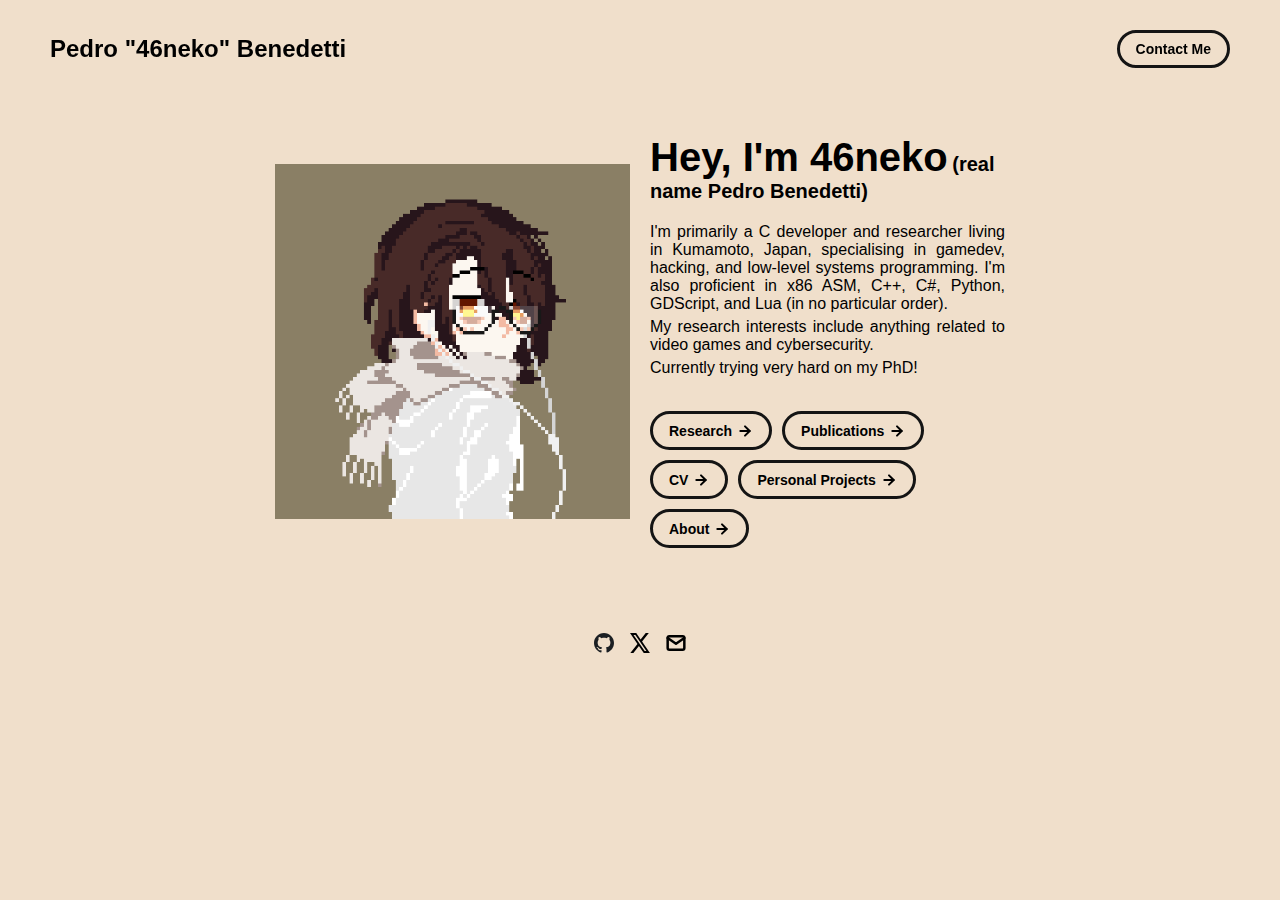
<file: index.html>
<!DOCTYPE html>
<html lang="en">

<head>
  <meta charset="utf-8">
  <link rel="icon" href="./assets/icons/favicon.png"/>
  <title>Pedro "46neko" Benedetti</title>
  <meta name="viewport" content="width=device-width, initial-scale=1" />

  <link rel="stylesheet" href="./css/layout.css">
  <link rel="stylesheet" href="./css/typography.css">
  <link rel="stylesheet" href="./css/utilities.css">

  <script defer src="./js/script.js"></script>
</head>

<body>
  <!-- NAVBAR -->
  <div class="navbar">
    <a class="nav-title-link" href="./">
      <span class="nav-title">Pedro "46neko" Benedetti</span>
      <a class="button" href="mailto:bndttipedro@gmail.com">
        <span class="button-text">Contact Me</span>
      </a>
    </a>
  </div>

  <!-- MAIN PAGE CONTENT -->
  <div id="main-content">

    <!-- PORTFOLIO HEADER -->
    <div id="portfolio-header">
      <div id="portfolio-header-image-container">
        <img src="./assets/images/1311.png" class="portfolio-header-image">
      </div>
      <div id="portfolio-header-text-container">
        <div class="header-text">
          <div id="portfolio-header-text-head">
            <span class="main-title">Hey, I'm 46neko</span>
            <span class="subheader-text">(real name Pedro Benedetti)</span>
          </div>
          <div id="portfolio-header-text-body">
            <div class="body-text">I'm primarily a C developer and researcher living in Kumamoto, Japan, specialising in
              gamedev, hacking, and low-level systems programming. I'm also proficient in x86 ASM, C++, C#, Python,
              GDScript, and Lua (in no particular order).</div>
            <div class="body-text">My research interests include anything related to video games and cybersecurity.
            </div>
            <div class="body-text">Currently trying very hard on my PhD!</div>
          </div>
        </div>
        <div id="links-container">
          <a class="button" id="research-button" href="./research.html">
            <span class="button-text">Research</span>
            <image src="./assets/icons/arrow-right.svg" class="right-arrow-icon" />
          </a>
          <a class="button" id="publications-button" href="./publications.html">
            <span class="button-text">Publications</span>
            <image src="./assets/icons/arrow-right.svg" class="right-arrow-icon" />
          </a>
          <a class="button" id="cv-button" href="./cv.html">
            <span class="button-text">CV</span>
            <image src="./assets/icons/arrow-right.svg" class="right-arrow-icon" />
          </a>
          <a class="button" id="projects-button" href="./personal-projects.html">
            <span class="button-text">Personal Projects</span>
            <image src="./assets/icons/arrow-right.svg" class="right-arrow-icon" />
          </a>
          <a class="button" id="about-button" href="./about.html">
            <span class="button-text">About</span>
            <image src="./assets/icons/arrow-right.svg" class="right-arrow-icon" />
          </a>
        </div>
      </div>
    </div>

    <!-- FOOTER -->
    <div id="footer">
      <a class="icon-link" target="_blank" href="https://github.com/46-neko">
        <image src="./assets/icons/github.svg" class="footer-icon" />
      </a>
      <a class="icon-link" target="_blank" href="https://x.com/ShiroFennec">
        <image src="./assets/icons/x.svg" class="footer-icon" />
      </a>
      <a class="icon-link" href="mailto:bndttipedro@gmail.com">
        <image src="./assets/icons/mail.svg" class="footer-icon" />
      </a>
    </div>

</body>

</html>
</file>
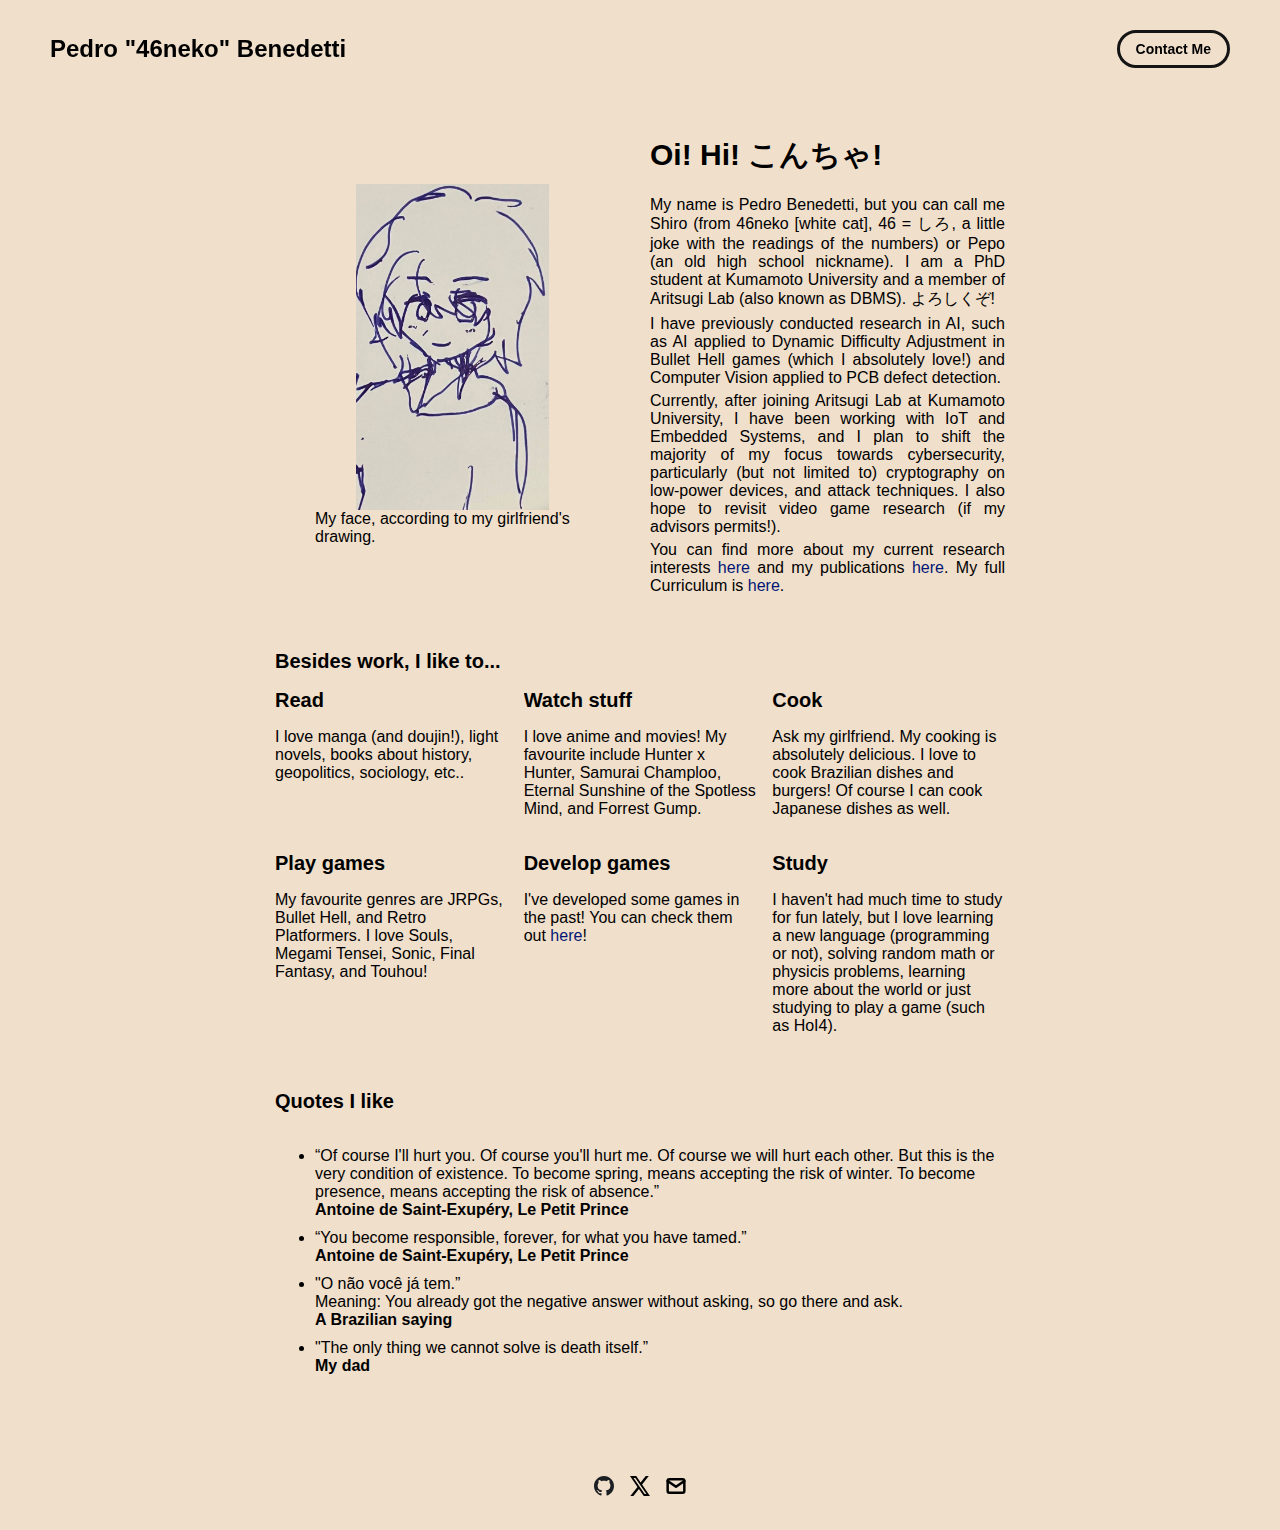
<file: about.html>
<!DOCTYPE html>
<html lang="en">

<head>
  <meta charset="utf-8">
  <link rel="icon" href="./assets/icons/favicon.png"/>
  <title>Who is "Shiro"?</title>
  <meta name="viewport" content="width=device-width, initial-scale=1" />

  <link rel="stylesheet" href="./css/layout.css">
  <link rel="stylesheet" href="./css/typography.css">
  <link rel="stylesheet" href="./css/utilities.css">

  <script defer src="./js/script.js"></script>
</head>

<body>
  <!-- NAVBAR -->
  <div class="navbar">
    <a class="nav-title-link" href="./">
      <span class="nav-title">Pedro "46neko" Benedetti</span>
      <a class="button" href="mailto:bndttipedro@gmail.com">
        <span class="button-text">Contact Me</span>
      </a>
    </a>
  </div>

  <!-- MAIN PAGE CONTENT -->
  <div id="main-content">

    <!-- PORTFOLIO HEADER -->
    <div id="portfolio-header">
      <div id="portfolio-header-image-container">
        <figure>
          <img src="./assets/images/myface.jpg" class="about-header-image">
          <figcaption>My face, according to my girlfriend's drawing.</figcaption>
        </figure> 
      </div>
      <div id="portfolio-header-text-container">
        <div class="header-text">
          <div id="portfolio-header-text-head">
            <span class="subtitle">Oi! Hi! こんちゃ!</span>
          </div>
          <div id="portfolio-header-text-body">
            <div class="body-text">My name is Pedro Benedetti, but you can call me Shiro (from 46neko [white cat], 46 =
              しろ, a little joke with the readings of the numbers) or Pepo (an old high school nickname). I am a PhD
              student at Kumamoto University and a member of Aritsugi Lab (also known as DBMS). よろしくぞ!</div>
            <div class="body-text">I have previously conducted research in AI, such as AI applied to Dynamic Difficulty
              Adjustment in Bullet Hell games (which I absolutely love!) and Computer Vision applied to PCB defect
              detection.</div>
            <div class="body-text">Currently, after joining Aritsugi Lab at Kumamoto University, I have been working
              with IoT and Embedded Systems, and I plan to shift the majority of my focus towards cybersecurity,
              particularly (but not limited to) cryptography on low-power devices, and attack techniques. I also hope to
              revisit video game research (if my advisors permits!).</div>
            <div class="body-text">You can find more about my current research interests <a
                href="./research.html">here</a> and my publications <a href="./publications.html">here</a>. My full
              Curriculum is <a href="./cv.html">here</a>.</div>
          </div>
        </div>
      </div>
    </div>

    <!-- ETC Section -->
    <div id="my-work-section">
      <span class="subheader-text">Besides work, I like to...</span>

      <div class="projects-container">
        <div class="project-card">
          <div class="project-card-text-container">
            <div class="subheader-text project-title">Read</div>
            <div class="body-text project-card-text">I love manga (and doujin!), light novels, books about history,
              geopolitics, sociology, etc..</div>
          </div>
        </div>
        <div class="project-card">
          <div class="project-card-text-container">
            <div class="subheader-text project-title">Watch stuff</div>
            <div class="body-text project-card-text">I love anime and movies! My favourite include Hunter x Hunter,
              Samurai Champloo, Eternal Sunshine of the Spotless Mind, and Forrest Gump.</div>
          </div>
        </div>
        <div class="project-card">
          <div class="project-card-text-container">
            <div class="subheader-text project-title">Cook</div>
            <div class="body-text project-card-text">Ask my girlfriend. My cooking is absolutely delicious. I love to
              cook Brazilian dishes and burgers! Of course I can cook Japanese dishes as well.</div>
          </div>
        </div>
        <div class="project-card">
          <div class="project-card-text-container">
            <div class="subheader-text project-title">Play games</div>
            <div class="body-text project-card-text">My favourite genres are JRPGs, Bullet Hell, and Retro Platformers.
              I love Souls, Megami Tensei, Sonic, Final Fantasy, and Touhou!</div>
          </div>
        </div>
        <div class="project-card">
          <div class="project-card-text-container">
            <div class="subheader-text project-title">Develop games</div>
            <div class="body-text project-card-text">I've developed some games in the past! You can check them out <a
                href="./personal-projects.html">here</a>!</div>
          </div>
        </div>
        <div class="project-card">
          <div class="project-card-text-container">
            <div class="subheader-text project-title">Study</div>
            <div class="body-text project-card-text">I haven't had much time to study for fun lately, but I love
              learning a new language (programming or not), solving random math or physicis problems, learning
              more about the world or just studying to play a game (such as HoI4).</div>
          </div>
        </div>
      </div>
    </div>

    <div id="project-details">
      <div id="project-container">
        <div id="element">
          <div class="subheader-text">Quotes I like</div>
          <br>
          <ul id="cv-list">
            <li class="body-text">“Of course I'll hurt you. Of course you'll hurt me. Of course we will hurt each other.
              But this is the very condition of existence. To become spring, means accepting the risk of winter. To
              become presence, means accepting the risk of absence.”
              <div class="body-text"><b>Antoine de Saint-Exupéry, Le Petit Prince</b></div>
            </li>
            <li class="body-text">“You become responsible, forever, for what you have tamed.”
              <div class="body-text"><b>Antoine de Saint-Exupéry, Le Petit Prince</b></div>
            </li>
            <li class="body-text">"O não você já tem.”
              <div class="body-text">Meaning: You already got the negative answer without asking, so go there and ask.
              </div>
              <div class="body-text"><b>A Brazilian saying</b></div>
            </li>
            <li class="body-text">"The only thing we cannot solve is death itself.”
              <div class="body-text"><b>My dad</b></div>
            </li>
          </ul>
        </div>
      </div>
    </div>

    <!-- FOOTER -->
    <div id="footer">
      <a class="icon-link" target="_blank" href="https://github.com/46-neko">
        <image src="./assets/icons/github.svg" class="footer-icon" />
      </a>
      <a class="icon-link" target="_blank" href="https://x.com/ShiroFennec">
        <image src="./assets/icons/x.svg" class="footer-icon" />
      </a>
      <a class="icon-link" href="mailto:bndttipedro@gmail.com">
        <image src="./assets/icons/mail.svg" class="footer-icon" />
      </a>
    </div>

</body>

</html>
</file>
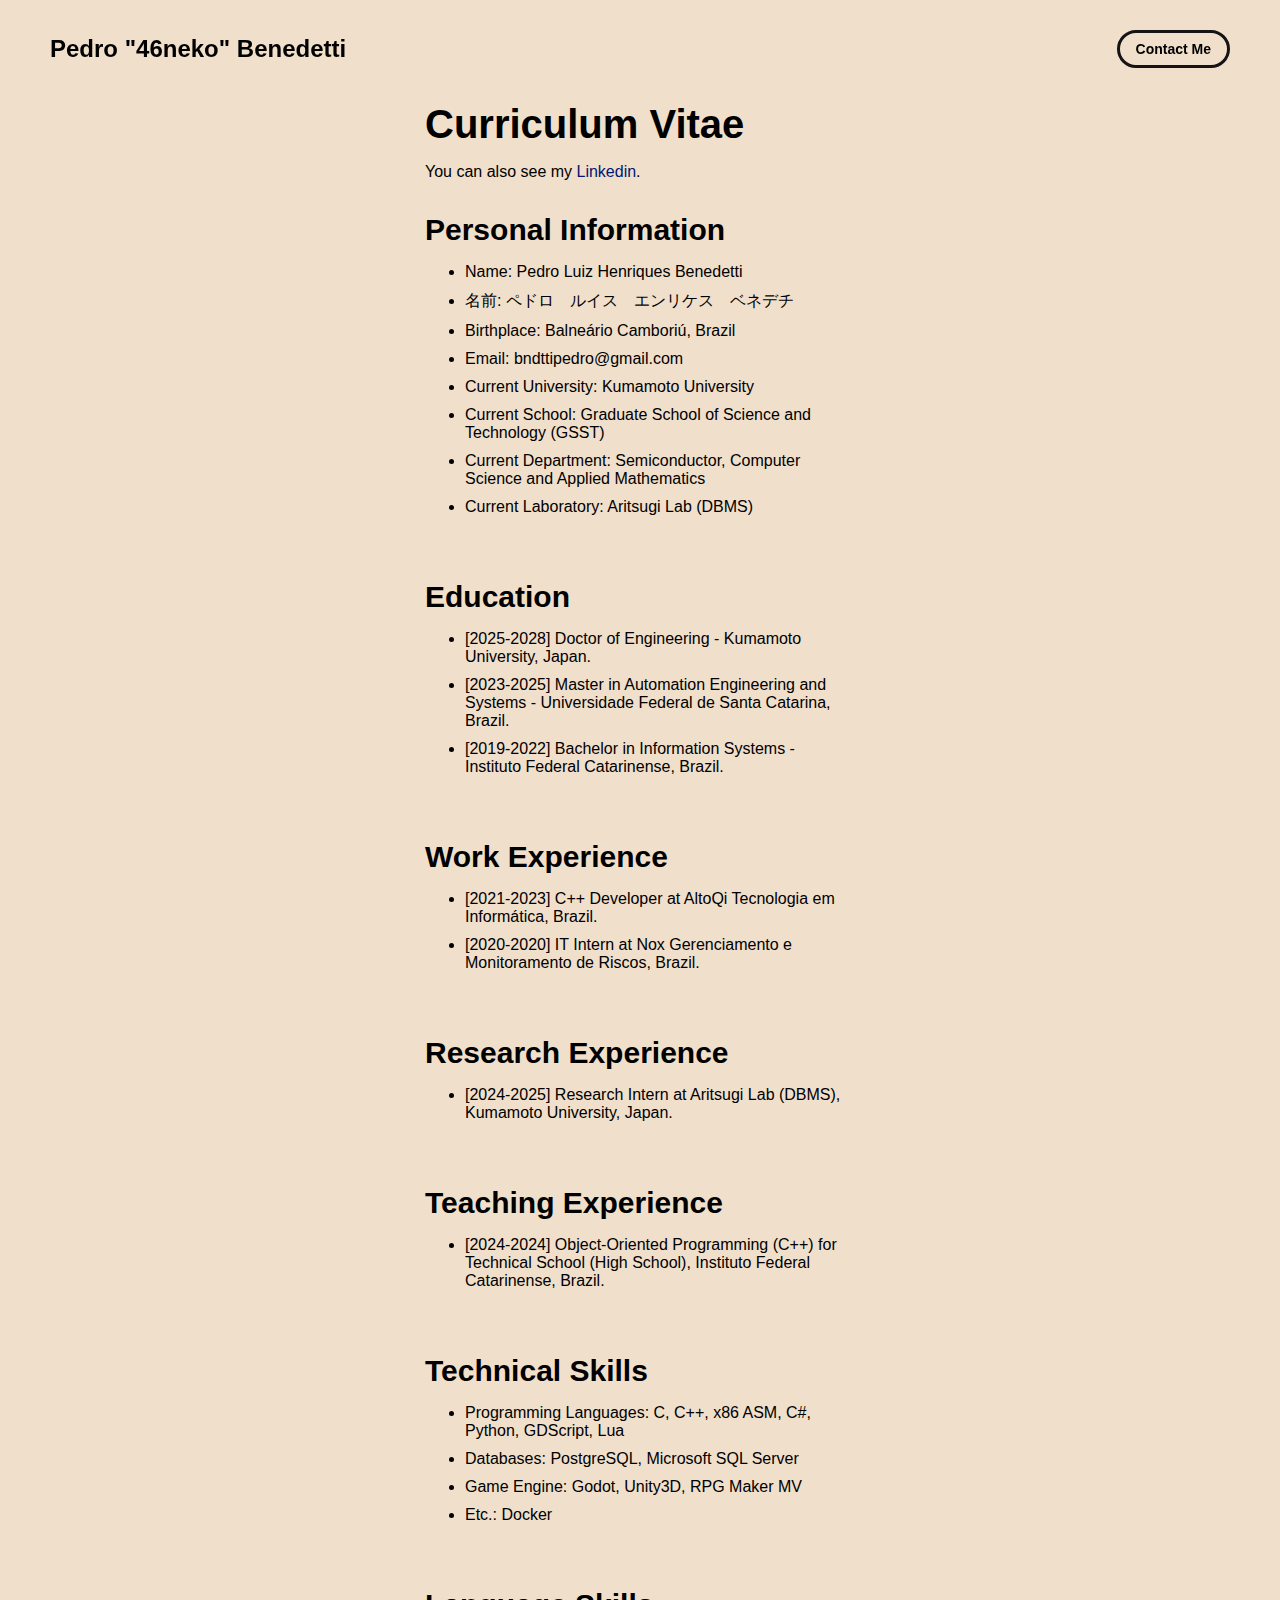
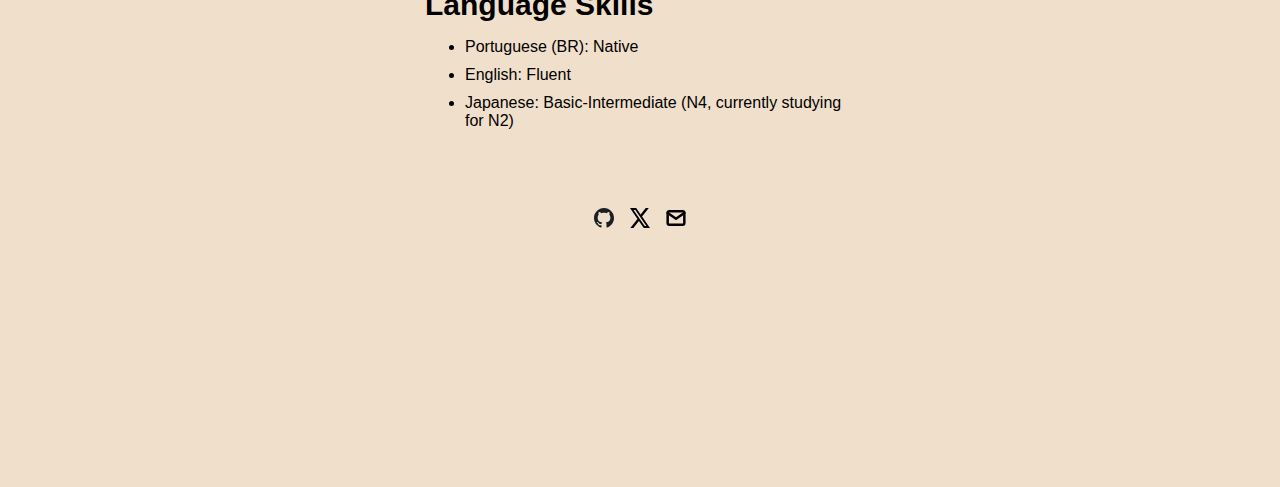
<file: cv.html>
<!DOCTYPE html>
<html lang="en">

<head>
  <meta charset="utf-8">
  <link rel="icon" href="./assets/icons/favicon.png"/>
  <title>Curriculum Vitae - 46neko</title>
  <meta name="viewport" content="width=device-width, initial-scale=1" />

  <link rel="stylesheet" href="./css/layout.css">
  <link rel="stylesheet" href="./css/typography.css">
  <link rel="stylesheet" href="./css/utilities.css">

  <script defer src="./js/script.js"></script>
</head>

<body>
  <!-- NAVBAR -->
  <div class="navbar">
    <a class="nav-title-link" href="./">
      <span class="nav-title">Pedro "46neko" Benedetti</span>
      <a class="button" href="mailto:bndttipedro@gmail.com">
        <span class="button-text">Contact Me</span>
      </a>
    </a>
  </div>

  <!-- MAIN PAGE CONTENT -->
  <div id="main-content-research">

    <!-- PROJECT HEADER -->
    <div id="project-header">
      <div class="main-title">Curriculum Vitae</div>
      <div class="body-text">You can also see my <a href="https://www.linkedin.com/in/pedro-benedetti-28b624162/"
          target="_blank">Linkedin</a>.</div>
    </div>
    <div id="project-details">
      <div id="project-container">
        <div id="element">
          <div class="subtitle">Personal Information</div>
          <div class="project-details-content">
            <ul id="cv-list">
              <li class="body-text">Name: Pedro Luiz Henriques Benedetti</li>
              <li class="body-text">名前: ペドロ　ルイス　エンリケス　ベネデチ</li>
              <li class="body-text">Birthplace: Balneário Camboriú, Brazil</li>
              <li class="body-text">Email: bndttipedro@gmail.com</li>
              <li class="body-text">Current University: Kumamoto University</li>
              <li class="body-text">Current School: Graduate School of Science and Technology (GSST)</li>
              <li class="body-text">Current Department: Semiconductor, Computer Science and Applied Mathematics</li>
              <li class="body-text">Current Laboratory: Aritsugi Lab (DBMS)</li>
            </ul>
          </div>
        </div>
        <div id="element">
          <div class="subtitle">Education</div>
          <div class="project-details-content">
            <ul id="cv-list">
              <li class="body-text">[2025-2028] Doctor of Engineering - Kumamoto University, Japan.</li>
              <li class="body-text">[2023-2025] Master in Automation Engineering and Systems - Universidade Federal de
                Santa Catarina, Brazil.</li>
              <li class="body-text">[2019-2022] Bachelor in Information Systems - Instituto Federal Catarinense, Brazil.
              </li>
            </ul>
          </div>
        </div>
        <div id="element">
          <div class="subtitle">Work Experience</div>
          <div class="project-details-content">
            <ul id="cv-list">
              <li class="body-text">[2021-2023] C++ Developer at AltoQi Tecnologia em Informática, Brazil.</li>
              <li class="body-text">[2020-2020] IT Intern at Nox Gerenciamento e Monitoramento de Riscos, Brazil.</li>
            </ul>
          </div>
        </div>
        <div id="element">
          <div class="subtitle">Research Experience</div>
          <div class="project-details-content">
            <ul id="cv-list">
              <li class="body-text">[2024-2025] Research Intern at Aritsugi Lab (DBMS), Kumamoto University, Japan.</li>
            </ul>
          </div>
        </div>
        <div id="element">
          <div class="subtitle">Teaching Experience</div>
          <div class="project-details-content">
            <ul id="cv-list">
              <li class="body-text">[2024-2024] Object-Oriented Programming (C++) for Technical School (High School),
                Instituto Federal Catarinense, Brazil.</li>
            </ul>
          </div>
        </div>
        <div id="element">
          <div class="subtitle">Technical Skills</div>
          <div class="project-details-content">
            <ul id="cv-list">
              <li class="body-text">Programming Languages: C, C++, x86 ASM, C#, Python, GDScript, Lua</li>
              <li class="body-text">Databases: PostgreSQL, Microsoft SQL Server</li>
              <li class="body-text">Game Engine: Godot, Unity3D, RPG Maker MV</li>
              <li class="body-text">Etc.: Docker</li>
            </ul>
          </div>
        </div>
        <div id="element">
          <div class="subtitle">Language Skills</div>
          <div class="project-details-content">
            <ul id="cv-list">
              <li class="body-text">Portuguese (BR): Native</li>
              <li class="body-text">English: Fluent</li>
              <li class="body-text">Japanese: Basic-Intermediate (N4, currently studying for N2)</li>
            </ul>
          </div>
        </div>
      </div>
    </div>

    <!-- FOOTER -->
    <div id="footer">
      <a class="icon-link" target="_blank" href="https://github.com/46-neko">
        <image src="./assets/icons/github.svg" class="footer-icon" />
      </a>
      <a class="icon-link" target="_blank" href="https://x.com/ShiroFennec">
        <image src="./assets/icons/x.svg" class="footer-icon" />
      </a>
      <a class="icon-link" href="mailto:bndttipedro@gmail.com">
        <image src="./assets/icons/mail.svg" class="footer-icon" />
      </a>
    </div>

</html>
</file>
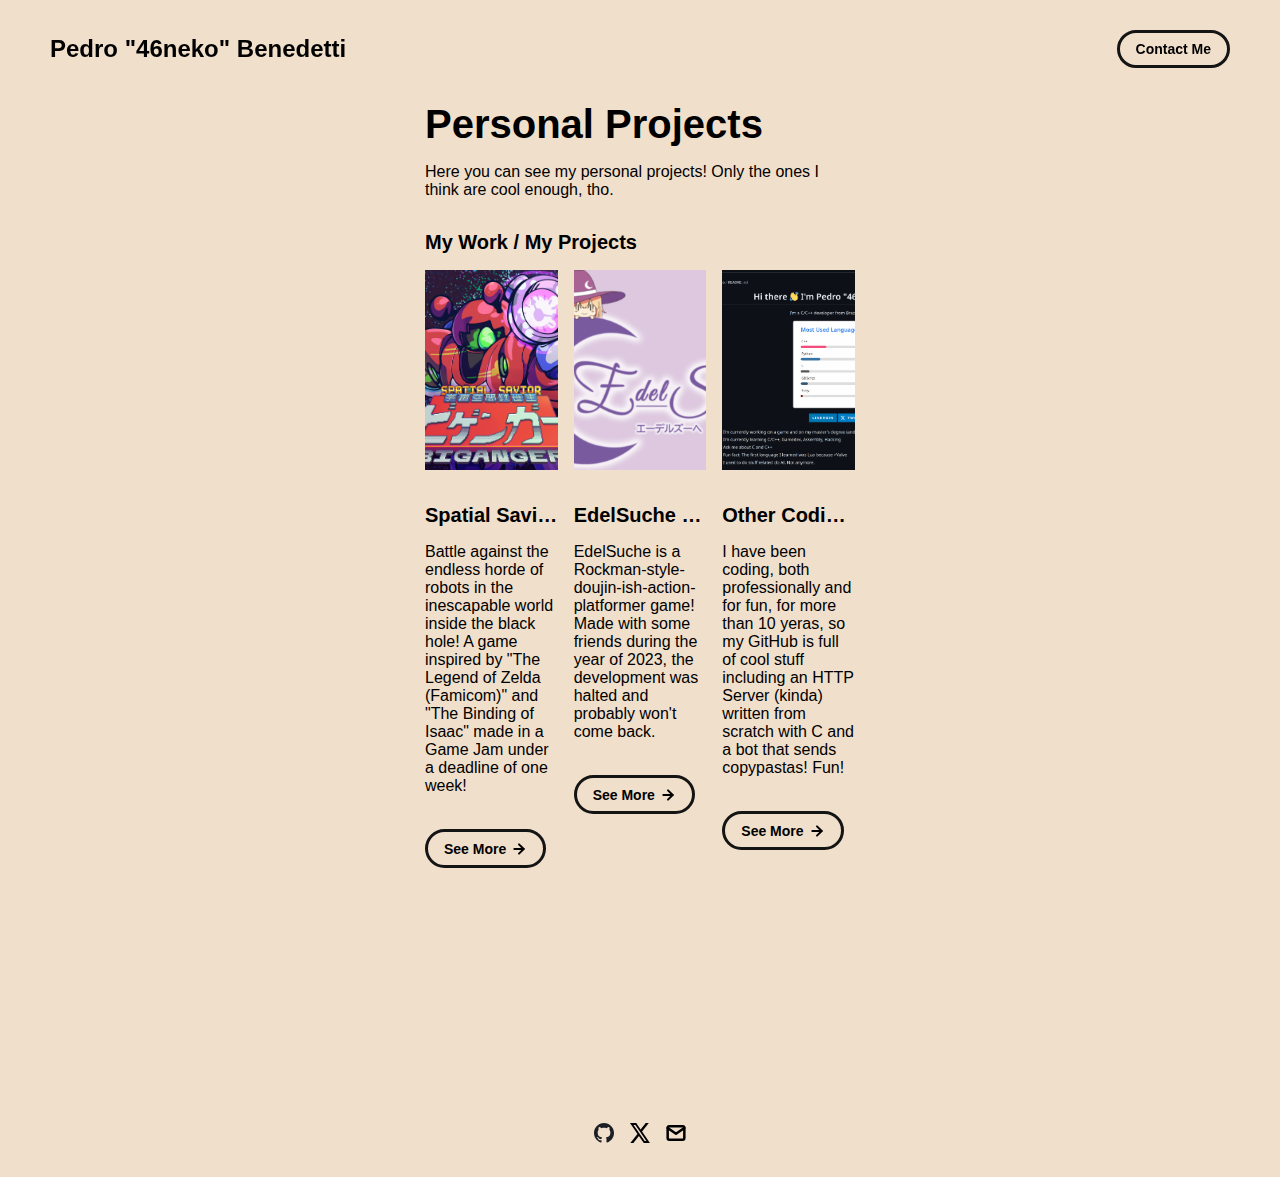
<file: personal-projects.html>
<!DOCTYPE html>
<html lang="en">

<head>
  <meta charset="utf-8">
  <link rel="icon" href="./assets/icons/favicon.png"/>
  <title>Personal Projects - 46neko</title>
  <meta name="viewport" content="width=device-width, initial-scale=1" />

  <link rel="stylesheet" href="./css/layout.css">
  <link rel="stylesheet" href="./css/typography.css">
  <link rel="stylesheet" href="./css/utilities.css">

  <script defer src="./js/script.js"></script>
</head>

<body>
  <!-- NAVBAR -->
  <div class="navbar">
    <a class="nav-title-link" href="./">
      <span class="nav-title">Pedro "46neko" Benedetti</span>
      <a class="button" href="mailto:bndttipedro@gmail.com">
        <span class="button-text">Contact Me</span>
      </a>
    </a>
  </div>

  <!-- MAIN PAGE CONTENT -->
  <div id="main-content-research">

    <!-- PROJECT HEADER -->
    <div id="project-header">
      <div class="main-title">Personal Projects</div>
      <div class="body-text">Here you can see my personal projects! Only the ones I think are cool enough, tho.</div>
    </div>

    <!-- PROJECTS / MY WORK SECTION -->
    <div id="my-work-section">
      <span class="subheader-text">My Work / My Projects</span>

      <div class="projects-container">

        <div class="project-card">
          <img src="./assets/images/biganger.png" class="project-image">
          <div class="project-card-text-container">
            <div class="subheader-text project-title">Spatial Savior Biganger</div>
            <div class="body-text project-card-text">Battle against the endless horde of robots in the inescapable world
              inside the black hole! A game inspired by "The Legend of Zelda (Famicom)" and "The Binding of Isaac" made
              in a Game Jam under a deadline of one week!</div>
          </div>
          <a class="button" href="https://otaku-teamworks.itch.io/spatial-savior-biganger" target="_blank">
            <span class="button-text">See More</span>
            <image src="./assets/icons/arrow-right.svg" class="right-arrow-icon" />
          </a>
        </div>
        <div class="project-card">
          <img src="./assets/images/edelsuche.png" class="project-image">
          <div class="project-card-text-container">
            <div class="subheader-text project-title">EdelSuche - Cecilia's Quest</div>
            <div class="body-text project-card-text">EdelSuche is a Rockman-style-doujin-ish-action-platformer game!
              Made with some friends during the year of 2023, the development was halted and probably won't come back.
            </div>
          </div>
          <a class="button" href="https://otaku-teamworks.itch.io/edelsuche-cecilias-quest" target="_blank">
            <span class="button-text">See More</span>
            <image src="./assets/icons/arrow-right.svg" class="right-arrow-icon" />
          </a>
        </div>
        <div class="project-card">
          <img src="./assets/images/github.png" class="project-image">
          <div class="project-card-text-container">
            <div class="subheader-text project-title">Other Coding Projects</div>
            <div class="body-text project-card-text">I have been coding, both professionally and for fun, for more than 10 yeras, so my GitHub is full of cool stuff including an HTTP Server (kinda)
              written from scratch with C and a bot that sends copypastas! Fun!</div>
          </div>
          <a class="button" href="https://github.com/46-neko" target="_blank">
            <span class="button-text">See More</span>
            <image src="./assets/icons/arrow-right.svg" class="right-arrow-icon" />
          </a>
        </div>
      </div>
    </div>
  </div>

  <!-- FOOTER -->
  <div id="footer">
    <a class="icon-link" target="_blank" href="https://github.com/46-neko">
      <image src="./assets/icons/github.svg" class="footer-icon" />
    </a>
    <a class="icon-link" target="_blank" href="https://x.com/ShiroFennec">
      <image src="./assets/icons/x.svg" class="footer-icon" />
    </a>
    <a class="icon-link" href="mailto:bndttipedro@gmail.com">
      <image src="./assets/icons/mail.svg" class="footer-icon" />
    </a>
  </div>

</html>
</file>
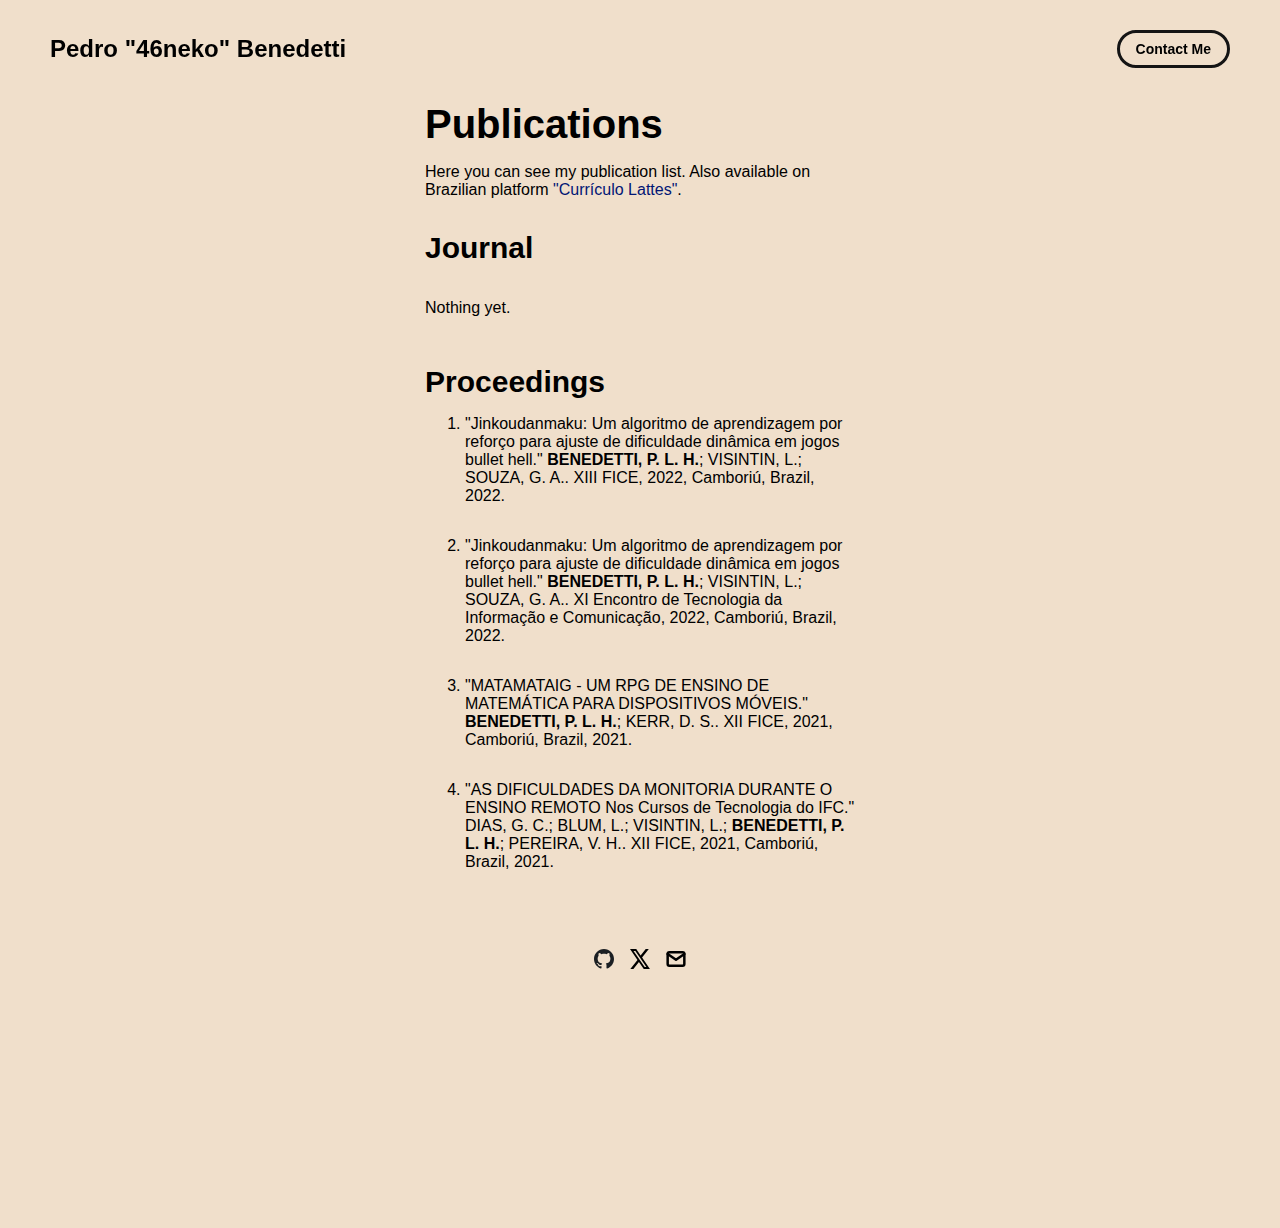
<file: publications.html>
<!DOCTYPE html>
<html lang="en">

<head>
  <meta charset="utf-8">
  <link rel="icon" href="./assets/icons/favicon.png"/>
  <title>Publications - 46neko</title>
  <meta name="viewport" content="width=device-width, initial-scale=1" />

  <link rel="stylesheet" href="./css/layout.css">
  <link rel="stylesheet" href="./css/typography.css">
  <link rel="stylesheet" href="./css/utilities.css">

  <script defer src="./js/script.js"></script>
</head>

<body>
  <!-- NAVBAR -->
  <div class="navbar">
    <a class="nav-title-link" href="./">
      <span class="nav-title">Pedro "46neko" Benedetti</span>
      <a class="button" href="mailto:bndttipedro@gmail.com">
        <span class="button-text">Contact Me</span>
      </a>
    </a>
  </div>

  <!-- MAIN PAGE CONTENT -->
  <div id="main-content-research">

    <!-- PROJECT HEADER -->
    <div id="project-header">
      <div class="main-title">Publications</div>
      <div class="body-text">Here you can see my publication list. Also available on Brazilian platform <a
          href="http://lattes.cnpq.br/7104897765245388" target="_blank">"Currículo Lattes"</a>.</div>
    </div>
    <div id="project-details">
      <div id="project-container">
        <div id="element">
          <div class="subtitle">Journal</div>
          <div class="project-details-content">
            <br>
            <div class="body-text">Nothing yet.</div>
          </div>
        </div>
        <div id="element">
          <div class="subtitle">Proceedings</div>
          <ol id="publications-list">
            <li class="body-text"> "Jinkoudanmaku: Um algoritmo de aprendizagem por reforço para ajuste de dificuldade
              dinâmica em jogos bullet hell." <b>BENEDETTI, P. L. H.</b>; VISINTIN, L.; SOUZA, G. A.. XIII FICE, 2022,
              Camboriú, Brazil, 2022. </li>
            <li class="body-text"> "Jinkoudanmaku: Um algoritmo de aprendizagem por reforço para ajuste de dificuldade
              dinâmica em jogos bullet hell." <b>BENEDETTI, P. L. H.</b>; VISINTIN, L.; SOUZA, G. A.. XI Encontro de
              Tecnologia da Informação e Comunicação, 2022, Camboriú, Brazil, 2022. </li>
            <li class="body-text"> "MATAMATAIG - UM RPG DE ENSINO DE MATEMÁTICA PARA DISPOSITIVOS MÓVEIS." <b>BENEDETTI,
                P. L. H.</b>; KERR, D. S.. XII FICE, 2021, Camboriú, Brazil, 2021. </li>
            <li class="body-text"> "AS DIFICULDADES DA MONITORIA DURANTE O ENSINO REMOTO Nos Cursos de Tecnologia do
              IFC." DIAS, G. C.; BLUM, L.; VISINTIN, L.; <b>BENEDETTI, P. L. H.</b>; PEREIRA, V. H.. XII FICE, 2021,
              Camboriú, Brazil, 2021. </li>
          </ol>
        </div>
      </div>
    </div>

    <!-- FOOTER -->
    <div id="footer">
      <a class="icon-link" target="_blank" href="https://github.com/46-neko">
        <image src="./assets/icons/github.svg" class="footer-icon" />
      </a>
      <a class="icon-link" target="_blank" href="https://x.com/ShiroFennec">
        <image src="./assets/icons/x.svg" class="footer-icon" />
      </a>
      <a class="icon-link" href="mailto:bndttipedro@gmail.com">
        <image src="./assets/icons/mail.svg" class="footer-icon" />
      </a>
    </div>

</html>
</file>
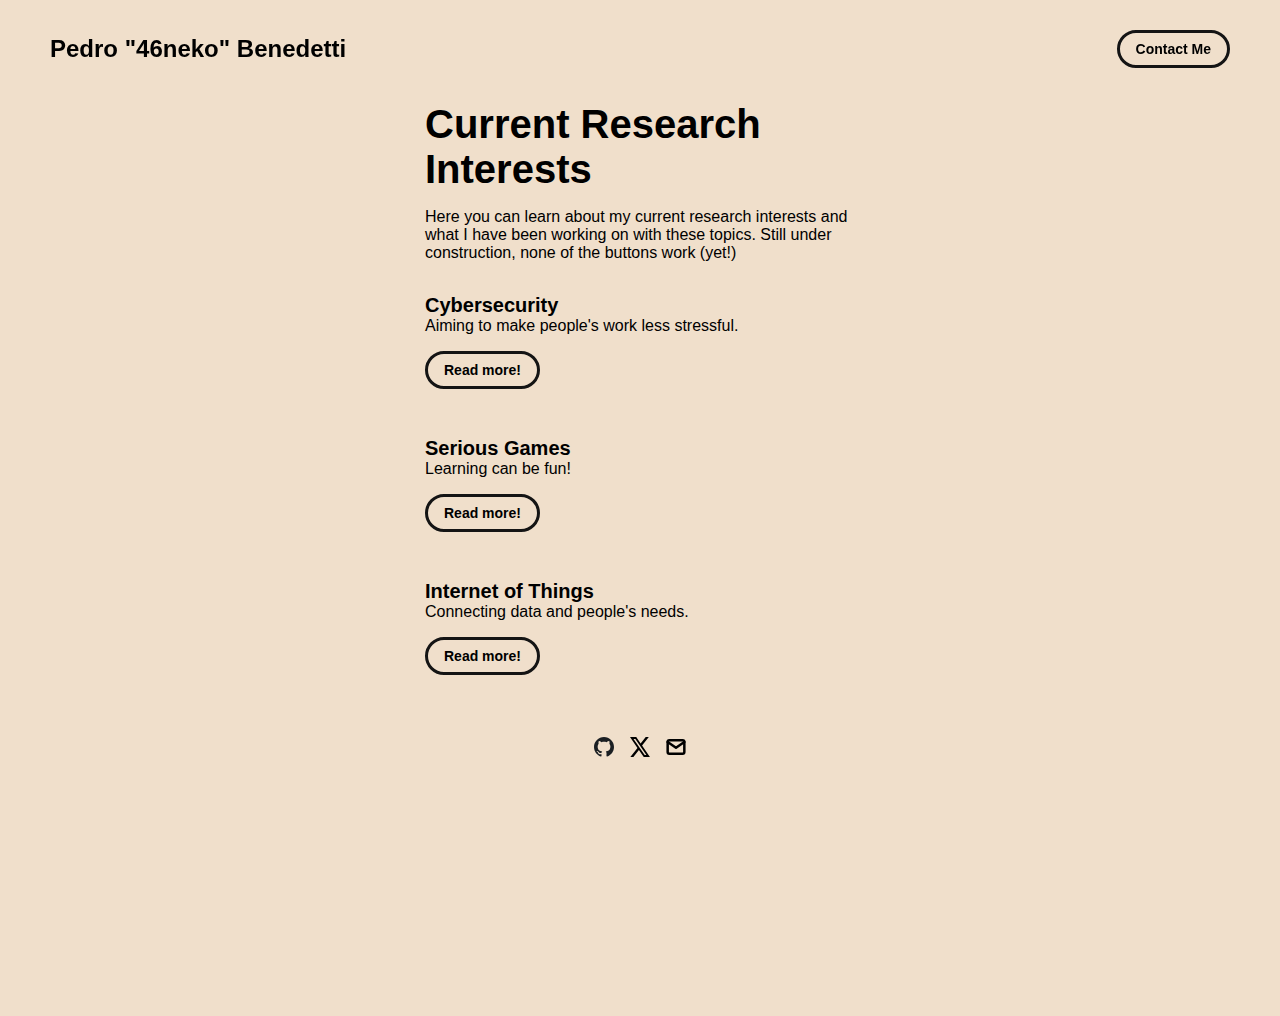
<file: research.html>
<!DOCTYPE html>
<html lang="en">

<head>
  <meta charset="utf-8">
  <link rel="icon" href="./assets/icons/favicon.png"/>
  <title>Research - 46neko</title>
  <meta name="viewport" content="width=device-width, initial-scale=1" />

  <link rel="stylesheet" href="./css/layout.css">
  <link rel="stylesheet" href="./css/typography.css">
  <link rel="stylesheet" href="./css/utilities.css">

  <script defer src="./js/script.js"></script>
</head>

<body>
  <!-- NAVBAR -->
  <div class="navbar">
    <a class="nav-title-link" href="./">
      <span class="nav-title">Pedro "46neko" Benedetti</span>
      <a class="button" href="mailto:bndttipedro@gmail.com">
        <span class="button-text">Contact Me</span>
      </a>
    </a>
  </div>

  <!-- MAIN PAGE CONTENT -->
  <div id="main-content-research">

    <!-- PROJECT HEADER -->
    <div id="project-header">
      <div class="main-title">Current Research Interests</div>
      <div class="body-text">Here you can learn about my current research interests and what I have been working on with
        these topics. Still under construction, none of the buttons work (yet!)</div>
    </div>
    <div id="project-details">
      <div id="project-container">
        <div id="element">
          <div class="subheader-text">Cybersecurity</div>
          <div class="project-details-content">
            <div class="body-text">Aiming to make people's work less stressful.</div>
            <a class="button" id="research-button" href="./research.html">
              <span class="button-text">Read more!</span>
            </a>
          </div>
        </div>
        <div id="element">
          <div class="subheader-text">Serious Games</div>
          <div class="project-details-content">
            <div class="body-text">Learning can be fun!</div>
            <a class="button" id="research-button" href="./research.html">
              <span class="button-text">Read more!</span>
            </a>
          </div>
        </div>
        <div id="element">
          <div class="subheader-text">Internet of Things</div>
          <div class="project-details-content">
            <div class="body-text">Connecting data and people's needs.</div>
            <a class="button" id="research-button" href="./research.html">
              <span class="button-text">Read more!</span>
            </a>
          </div>
        </div>
      </div>
    </div>

    <!-- FOOTER -->
    <div id="footer">
      <a class="icon-link" target="_blank" href="https://github.com/46-neko">
        <image src="./assets/icons/github.svg" class="footer-icon" />
      </a>
      <a class="icon-link" target="_blank" href="https://x.com/ShiroFennec">
        <image src="./assets/icons/x.svg" class="footer-icon" />
      </a>
      <a class="icon-link" href="mailto:bndttipedro@gmail.com">
        <image src="./assets/icons/mail.svg" class="footer-icon" />
      </a>
    </div>

</html>
</file>
<file: css/layout.css>
* {
  box-sizing: border-box;
}

html {
  text-size-adjust: none;
  -webkit-text-size-adjust: none;
  -moz-text-size-adjust: none;
  -ms-text-size-adjust: none;
}

body {
  margin: 0;
  opacity: 0;
  transition-duration: 0.7s;
  transition-property: opacity;
  -webkit-font-smoothing: antialiased;
  -moz-osx-font-smoothing: grayscale;
}

body.fade {
  opacity: 1;
}

/* Main Page Layout */

#main-content {
  margin: 225px 425px;
  margin-bottom: 0px;
  margin-top: 8%;
  display: flex;
  flex-direction: column;
  gap: 96px;
}

#main-content-research {
  margin: 225px 425px;
  margin-bottom: 225px;
  margin-top: 8%;
  display: flex;
  flex-direction: column;
  gap: 32px;
}

#links-container {
  display: flex;
  gap: 10px;
  flex-direction: row;
  flex-wrap: wrap;
  align-items: center;
}

/* Portfolio Header */

#portfolio-header {
  display: flex;
  gap: 20px;
  align-items: center;
}

#portfolio-header-image-container {
  display: flex;
  flex-direction: column;
  gap: 10px;
  flex-basis: 50%;
}

.portfolio-header-image {
  width: 100%;
  height: auto;
}

.about-header-image {
  margin: auto;
  width: 70%;
  height: auto;
}

#portfolio-header-text-container {
  display: flex;
  flex-direction: column;
  gap: 34px;
  flex-basis: 50%;
}

#portfolio-header-text-head {
  margin-bottom: 20px;
}

#portfolio-header-text-body {
  display: flex;
  flex-direction: column;
  text-align: justify;
  gap: 5px;
}

/* About Section */

#about-section {
  display: flex;
  flex-direction: column;
  gap: 16px;
}

.about-section-content {
  display: flex;
  flex-direction: column;
  gap: 34px;
}




/* Project Section */

#my-work-section {
  display: flex;
  flex-direction: column;
  gap: 16px;
}

.projects-container {
  display: flex;
  gap: 34px 16px;
  flex-wrap: wrap;
}

/* Project Cards */

.project-card {
  max-width: calc((100% - 32px) / 3);
  display: flex;
  flex-direction: column;
  gap: 34px;
}

.project-card-text-container {
  flex-direction: column;
  display: flex;
  gap: 16px
}

.project-image {
  width: 100%;
  height: 200px;
  object-fit: cover;
  object-position: center;
}




/* Project Pages */

#project-header {
  display: flex;
  flex-direction: column;
  gap: 16px;
}

.project-header-image {
  width: 100%;
  height: auto;
}

#project-container {
  display: flex;
  flex-direction: column;
  gap: 48px;
}

#project-details {
  display: flex;
  flex-direction: column;
  gap: 16px;
}

.project-details-content {
  display: flex;
  flex-direction: column;
  gap: 16px;
}

/* Project Gallery */

#project-gallery {
  display: flex;
  flex-direction: column;
  gap: 16px;
}

.project-gallery-content {
  display: flex;
  flex-wrap: wrap;
  gap: 34px 16px;
}

.gallery-image-container {
  width: 100%;
  display: flex;
  flex-direction: column;
  gap: 10px;
}

.gallery-image-container.half-width {
  width: calc((100% - 16px) / 2);
}

.gallery-image {
  width: 100%;
  height: auto;
}

figure{
  display: flex;
  flex-direction: column;
  align-items: center;
}

/* 2k+ large devices (large laptops and desktops, 2000px and below) */
@media only screen and (max-width: 2000px) {
  #main-content {
    margin: 175px 275px;
    margin-bottom: 0px;
  }
}

/* Extra Extra large devices (large laptops and desktops, 1600px and below) */
@media only screen and (max-width: 1600px) {
  #main-content {
    margin: 135px 275px;
    margin-bottom: 0px;
    gap: 55px;
  }
}

/* Extra large devices (large laptops and desktops, 1200px and below) */
@media only screen and (max-width: 1200px) {
  #main-content {
    margin: 225px 175px;
    margin-bottom: 0px;
  }
}

/* Large devices (laptops/desktops, 1000px and below) */
@media only screen and (max-width: 1000px) {
  #main-content {
    margin: 225px 75px;
  }
}

/* Small devices (portrait tablets and large phones, 800px and below) */
@media only screen and (max-width: 800px) {
  #main-content {
    margin: 150px 50px;
  }

  #portfolio-header {
    flex-direction: column;
  }

  .project-card {
    max-width: calc((100% - 16px) / 2);
  }
}

/* Small devices (portrait tablets and large phones, 600px and below) */
@media only screen and (max-width: 600px) {
  #main-content {
    margin: 125px 20px;
  }

  .project-card {
    max-width: 100%;
  }
}

#publications-list {
  display: flex;
  flex-direction: column;
  gap: 32px;
}

#cv-list {
  display: flex;
  flex-direction: column;
  gap: 10px;
}
</file>
<file: css/typography.css>
body {
  font-family: "Helvetica Neue", Helvetica, Arial, sans-serif;
}

a {
  color: rgb(1, 22, 117);
  text-decoration: none;
}

.nav-title {
  font-weight: 700;
  font-size: 24px;
}

.button-text {
  font-size: 14px;
  font-weight: 700;
}

.image-caption {
  font-size: 14px;
  font-weight: 500;
}

.main-title {
  font-size: 40px;
  font-weight: 700;
}

.subtitle {
  font-size: 30px;
  font-weight: 600;
}

.subheader-text {
  font-size: 20px;
  font-weight: 700;
}

.body-text {
  font-size: 16px;
  font-weight: 500;
}

.project-card-text {
  display: -webkit-box;
  -webkit-box-orient: vertical;
}

.project-title {
  overflow: hidden;
  text-overflow: ellipsis;
  display: -webkit-box;
  -webkit-line-clamp: 1;
  -webkit-box-orient: vertical;
}
</file>
<file: css/utilities.css>
/* Icons */

body {
  background-color: rgb(240, 223, 203);
}

.right-arrow-icon {
  width: 16px;
  height: 16px;
  margin-top: 1px;
}

.footer-icon {
  width: 20px;
  height: 20px;
}

a.icon-link {
  transition: transform 200ms ease-in-out;
}

a.icon-link:hover {
  cursor: pointer;
  stroke-width: 5;
  margin: 0;
  transform: rotate(15deg);
}


/* Navbar Styling */

.navbar {
  width: 100%;
  padding: 30px 50px;
  display: flex;
  justify-content: space-between;
  align-items: center;
  position: fixed;
  top: 0;
  left: 0;
}

.nav-title-link {
  color: black;
  text-decoration: none;
}

/* Small devices (portrait tablets and large phones, 800px and below) */
@media only screen and (max-width: 800px) {
  .navbar {
    background-color: rgb(240, 223, 203);
    padding: 20px 20px;
  }
  #main-content {
    margin: 10%;
    margin-top: 30%;
    display: flex;
    flex-direction: column;
    gap: 96px;
  }
  
  #main-content-research {
    margin: 10%;
    margin-top: 30%;
    display: flex;
    flex-direction: column;
    gap: 32px;
  }
}


/* Button Styling */

a.button {
  padding: 8px 16px;
  border: 3px solid #141414;
  border-radius: 50px;
  color: black;
  text-decoration: none;
  width: fit-content;
  display: flex;
  gap: 5px;
  align-items: center;
}

a.button:hover {
  text-decoration: underline;
  text-decoration-thickness: 2px;
  cursor: pointer;
}


/* Footer Styling */

#footer {
  width: 100%;
  display: flex;
  padding: 30px 50px;
  justify-content: center;
  align-items: center;
  gap: 16px;
}

/* Link Styling */
a.no-underline {
  text-decoration: none;
  color: black
}

a.no-underline:hover {
  text-decoration: underline;
  cursor: pointer;
}

/* Small devices (portrait tablets and large phones, 800px and below) */
@media only screen and (max-width: 800px) {
  #footer {
    padding: 20px 20px;
  }
}
</file>
